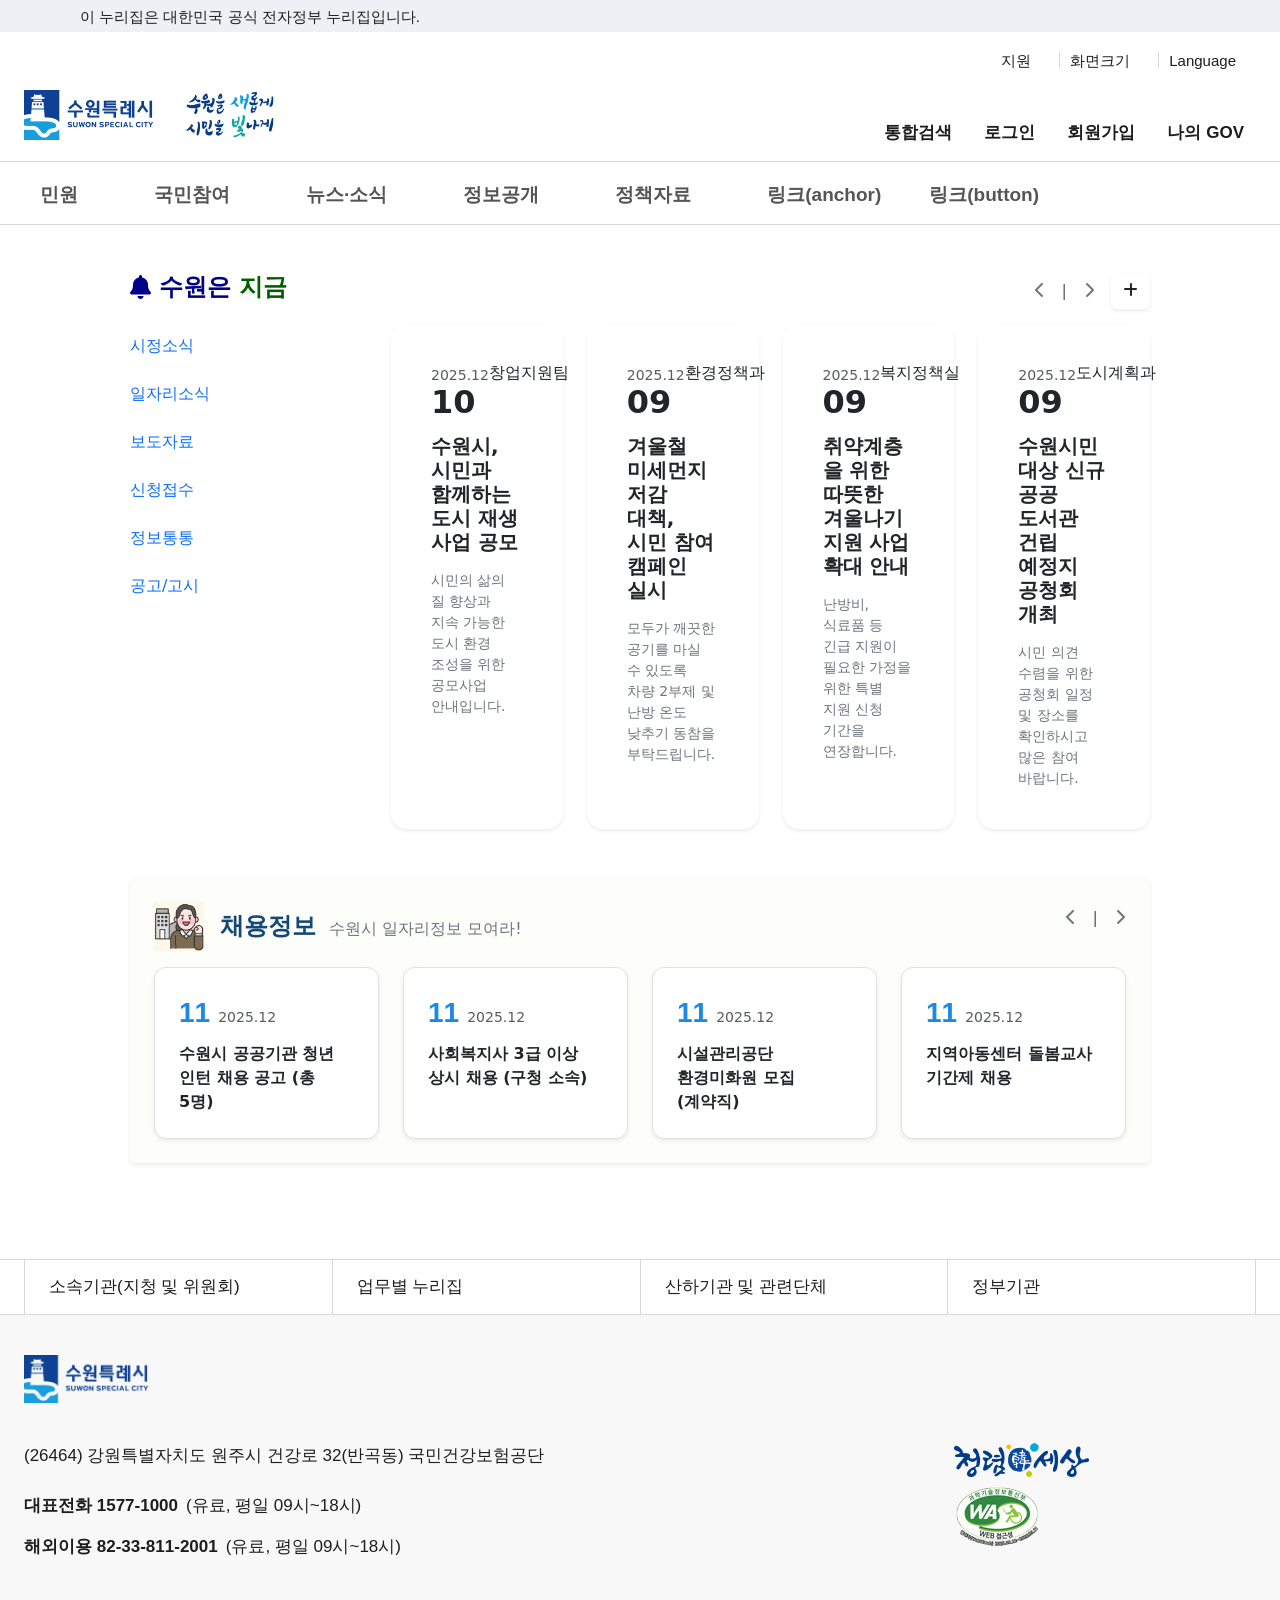
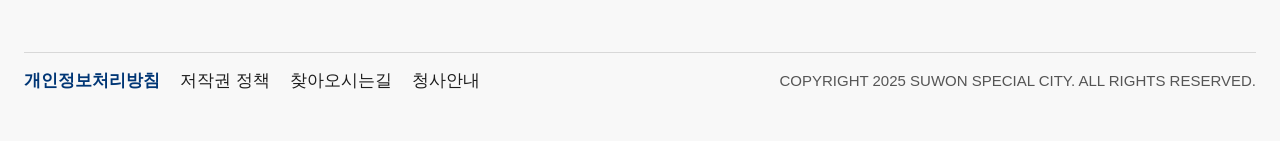
<file: future-main/SeparatedIF/index.html>
<!doctype html>
<html lang="ko">

<head>
    <!--
	# 프로젝트명 : [팀빌딩 Round2]팀 포스터 만들기
	# 파일설명 : 팀 포스터를 만들기 위한 프롬프트 기획
	# 파일버전 : 0.1.0
	# 생성일 : 2025.05.31
	# 생성자 : 김선미(온다)
	# 수정일 : -2025-12-11
	# 수정자 : -김연후
	# 작업내용 :없음
	-->
    <meta charset="UTF-8">
    <meta http-equiv="X-UA-Compatible" content="IE=edge" />
    <meta name="viewport"
        content="width=device-width, initial-scale=1.0, maximum-scale=1.0, minimum-scale=1.0, user-scalable=no" />
    <meta name="keywords" content="" />
    <meta name="description" content="" />
    <meta name="format-detection" content="telephone=no" />
    <link rel="shortcut icon" type="image/x-icon" href="resources/img/guide/favicon.ico">
    <link rel="icon" type="image/png" sizes="200x200" href="resources/img/guide/favicon_200.png">
    <link href="https://cdn.jsdelivr.net/npm/bootstrap@5.3.8/dist/css/bootstrap.min.css" rel="stylesheet"
        integrity="sha384-sRIl4kxILFvY47J16cr9ZwB07vP4J8+LH7qKQnuqkuIAvNWLzeN8tE5YBujZqJLB" crossorigin="anonymous">
    <!--부트스트랩 css-->
    <link rel="stylesheet" href="https://cdnjs.cloudflare.com/ajax/libs/font-awesome/6.4.0/css/all.min.css">
    <!--폰트어썸 css-->
    <link rel="stylesheet" href=" resources/css/my/youmu.css"> <!--메인 검색용 css-->
    <title>수원특례시청</title>
    <!-- <link href="resources/css/pattern.css" type="text/css" rel="stylesheet" /> -->
    <style>
        /* iframe 스타일링 */
        #header-frame,
        #footer-frame {
            width: 100%;
            border: none;
            display: block;
            overflow: hidden;
        }

        #header-frame {
            height: 200px;
            /* 헤더 높이에 맞게 조정 */
        }

        #footer-frame {
            height: 400px;
            /* 푸터 높이에 맞게 조정 */
        }
    </style>
    <script>
        // iframe 높이 자동 조절
        function resizeIframe(iframe) {
            iframe.style.height = iframe.contentWindow.document.body.scrollHeight + 'px';
        }
    </script>
</head>

<body>
    <div id="wrap">
        <!-- 헤더 iframe -->
        <iframe id="header-frame" src="header.html" onload="resizeIframe(this)" scrolling="no"></iframe>

        <!-- 컨테이너 영역 -->
        <div id="container">
            <!-- //SWNOW -->
            <div class="container">
                <div class="container-fluid py-5 px-lg-5">
                    <div class="row">

                        <div class="col-lg-3 mb-4 mb-lg-0">
                            <div class="d-flex align-items-center gap-2 mb-4">
                                <i class="fa-solid fa-bell fs-4 text-brand" style="color: darkblue;"></i>
                                <h4 class="m-0 fw-bold text-dark">
                                    <span style="color: darkblue;">수원은</span> <span
                                        style="color:rgb(1, 95, 1)">지금</span>
                                </h4>
                            </div>

                            <nav class="nav flex-column gap-2">
                                <a class="nav-link active ps-0 linkf" href="#">시정소식</a>
                                <a class="nav-link ps-0 linkf" href="#">일자리소식</a>
                                <a class="nav-link ps-0 linkf" href="#">보도자료</a>
                                <a class="nav-link ps-0 linkf" href="#">신청접수</a>
                                <a class="nav-link ps-0 linkf" href="#">정보통통</a>
                                <a class="nav-link ps-0 linkf" href="#">공고/고시</a>
                            </nav>
                        </div>

                        <div class="col-lg-9 position-relative">

                            <div class="d-flex justify-content-end align-items-center gap-3 mb-3">
                                <button class="btn btn-link text-secondary p-0"><i
                                        class="fa-solid fa-chevron-left"></i></button>
                                <span class="text-muted fw-light">|</span>
                                <button class="btn btn-link text-secondary p-0"><i
                                        class="fa-solid fa-chevron-right"></i></button>
                                <button class="btn btn-circle shadow-sm border-0"><i
                                        class="fa-solid fa-plus"></i></button>
                            </div>

                            <div class="row row-cols-1 row-cols-md-2 row-cols-xl-4 g-4">

                                <div class="col">
                                    <div class="card custom-card border-0 shadow-sm h-100 rounded-4 p-4">
                                        <div class="card-body">
                                            <div class="d-flex justify-content-between align-items-start mb-2">
                                                <div class="text-start">
                                                    <div class="small text-muted">2025.12</div>
                                                    <div class="fs-2 fw-bold text-dark lh-1">10</div>
                                                </div>
                                                <span class="badge bg-transparent text-dark fs-6 fw-normal p-0">
                                                    창업지원팀
                                                </span>
                                            </div>
                                            <h5 class="card-title fw-bold mt-3 mb-3 text-clamp-2" >
                                                수원시, 시민과 함께하는 도시 재생 사업 공모
                                            </h5>
                                            <p class="card-text text-secondary small text-clamp-2">
                                                시민의 삶의 질 향상과 지속 가능한 도시 환경 조성을 위한 공모사업 안내입니다.
                                            </p>
                                        </div>
                                    </div>
                                </div>

                                <div class="col">
                                    <div class="card custom-card card-highlight border-0 shadow-sm h-100 rounded-4 p-4">
                                        <div class="card-body">
                                            <div class="d-flex justify-content-between align-items-start mb-2">
                                                <div>
                                                    <div class="small text-muted">2025.12</div>
                                                    <div class="fs-2 fw-bold text-dark lh-1">09</div>
                                                </div>
                                                <span class="badge bg-transparent text-dark fs-6 fw-normal p-0">
                                                    환경정책과
                                                </span>
                                            </div>
                                            <h5 class="card-title fw-bold mt-3 mb-3 text-clamp-2" >
                                                겨울철 미세먼지 저감 대책, 시민 참여 캠페인 실시
                                            </h5>
                                            <p class="card-text text-secondary small text-clamp-2">
                                                모두가 깨끗한 공기를 마실 수 있도록 차량 2부제 및 난방 온도 낮추기 동참을 부탁드립니다.
                                            </p>
                                        </div>
                                    </div>
                                </div>

                                <div class="col">
                                    <div class="card custom-card border-0 shadow-sm h-100 rounded-4 p-4">
                                        <div class="card-body">
                                            <div class="d-flex justify-content-between align-items-start mb-2">
                                                <div>
                                                    <div class="small text-muted">2025.12</div>
                                                    <div class="fs-2 fw-bold text-dark lh-1">09</div>
                                                </div>
                                                <span class="badge bg-transparent text-dark fs-6 fw-normal p-0">
                                                    복지정책실
                                                </span>
                                            </div>
                                            <h5 class="card-title fw-bold mt-3 mb-3 text-clamp-2" >
                                                취약계층을 위한 따뜻한 겨울나기 지원 사업 확대 안내
                                            </h5>
                                            <p class="card-text text-secondary small text-clamp-2">
                                                난방비, 식료품 등 긴급 지원이 필요한 가정을 위한 특별 지원 신청 기간을 연장합니다.
                                            </p>
                                        </div>
                                    </div>
                                </div>

                                <div class="col">
                                    <div class="card custom-card border-0 shadow-sm h-100 rounded-4 p-4">
                                        <div class="card-body">
                                            <div class="d-flex justify-content-between align-items-start mb-2">
                                                <div>
                                                    <div class="small text-muted">2025.12</div>
                                                    <div class="fs-2 fw-bold text-dark lh-1">09</div>
                                                </div>
                                                <span class="badge bg-transparent text-dark fs-6 fw-normal p-0">
                                                    도시계획과
                                                </span>

                                            </div>
                                            <h5 class="card-title fw-bold mt-3 mb-3 text-clamp-2" >
                                                수원시민 대상 신규 공공 도서관 건립 예정지 공청회 개최
                                            </h5>
                                            <p class="card-text text-secondary small text-clamp-2">
                                                시민 의견 수렴을 위한 공청회 일정 및 장소를 확인하시고 많은 참여 바랍니다.
                                            </p>
                                        </div>
                                    </div>
                                </div>
                            </div>
                        </div>
                    </div>
                    <!--swa-->
                    <div class="container my-5 p-4 rounded-2 shadow-sm custom-bg">
                        <div class="d-flex justify-content-between align-items-center mb-3">
                            <div class="d-flex align-items-center">
                                <div class="me-3">
                                    <img src="resources/img/image.png" alt="채용 정보 아이콘"
                                        style="width: 50px; height: 50px;">
                                </div>
                                <div>
                                    <span class="fs-4 fw-bolder" style="color: #134979;">채용정보</span>
                                    <span class="ms-2 text-secondary">수원시 일자리정보 모여라!</span>
                                </div>
                            </div>

                            <div class="d-flex">
                                <div class="d-flex justify-content-end align-items-center gap-3 mb-3">
                                    <button class="btn btn-link text-secondary p-0"><i
                                            class="fa-solid fa-chevron-left"></i></button>
                                    <span class="text-muted fw-light">|</span>
                                    <button class="btn btn-link text-secondary p-0"><i
                                            class="fa-solid fa-chevron-right"></i></button>
                                </div>
                            </div>
                        </div>

                        <div class="row g-4">
                            <div class="col-md-3">
                                <div class="job-card h-100 border shadow-sm">
                                    <div class="card-body p-1">
                                        <div class="d-flex align-items-baseline mb-2">
                                            <span class="fw-bold fs-3 date-num me-2"
                                                style="font-family: Arial, sans-serif;">11</span>
                                            <small class="text-muted">2025.12</small>
                                        </div>
                                        <p class="card-text fw-bold text-clamp-2">
                                            수원시 공공기관 청년 인턴 채용 공고 (총 5명)
                                        </p>
                                    </div>
                                </div>
                            </div>

                            <div class="col-md-3">
                                <div class="job-card h-100 border shadow-sm">
                                   <div class="card-body p-1">
                                        <div class="d-flex align-items-baseline mb-2">
                                            <span class="fw-bold fs-3 date-num me-2"
                                                style="font-family: Arial, sans-serif;">11</span>
                                            <small class="text-muted">2025.12</small>
                                        </div>
                                        <p class="card-text fw-bold text-clamp-2">
                                            사회복지사 3급 이상 상시 채용 (구청 소속)
                                        </p>
                                    </div>
                                </div>
                            </div>

                            <div class="col-md-3">
                                <div class="job-card h-100 border shadow-sm">
                                  <div class="card-body p-1">
                                        <div class="d-flex align-items-baseline mb-2">
                                            <span class="fw-bold fs-3 date-num me-2"
                                                style="font-family: Arial, sans-serif;">11</span>
                                            <small class="text-muted">2025.12</small>
                                        </div>
                                        <p class="card-text fw-bold text-clamp-2">
                                            시설관리공단 환경미화원 모집 (계약직)
                                        </p>
                                    </div>
                                </div>
                            </div>

                            <div class="col-md-3">
                                <div class="job-card h-100 border shadow-sm">
                                   <div class="card-body p-1">
                                        <div class="d-flex align-items-baseline mb-2">
                                            <span class="fw-bold fs-3 date-num me-2"
                                                style="font-family: Arial, sans-serif;">11</span>
                                            <small class="text-muted">2025.12</small>
                                        </div>
                                        <p class="card-text fw-bold text-clamp-2">
                                            지역아동센터 돌봄교사 기간제 채용
                                        </p>
                                    </div>
                                </div>
                            </div>
                        </div>
                    </div>
                </div>
            </div>
                    <!--SWNOW 끝 -->

                    <!-- 푸터 iframe -->
                    <iframe id="footer-frame" src="footer.html" onload="resizeIframe(this)" scrolling="no"></iframe>
                </div>

                <!-- 스크립트 : 라이브러리 -->
                <script src="resources/js/pattern/jquery.min.js"></script>

                <!-- 스크립트 : 패턴 페이지 -->

                <script src="resources/js/pattern/ui-pattern-script.js"></script>


                <!-- 스크립트 : 컴포넌트 -->
                <script src="resources/js/component/ui-script.js"></script>
</body>

</html>
</file>
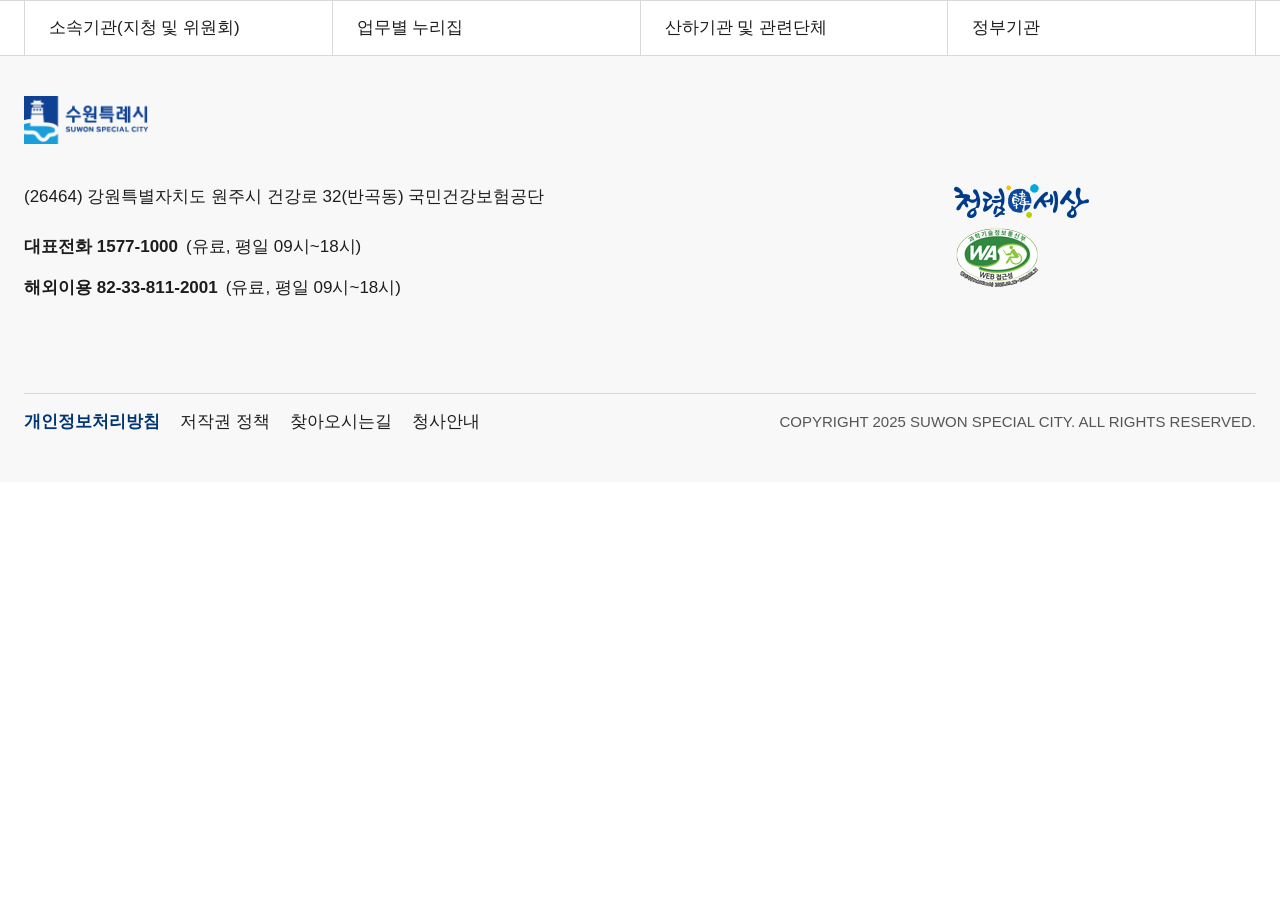
<file: SeparatedIF/footer.html>
<!doctype html>
<html lang="ko">

<head>
    <meta charset="UTF-8">
    <meta name="viewport" content="width=device-width, initial-scale=1.0">
    <link href="resources/css/pattern.css" type="text/css" rel="stylesheet" />
    <style>
        body {
            margin: 0;
            padding: 0;
        }
    </style>
</head>

<body>
    <!-- 푸터 영역 -->
    <footer id="footer">
        <div class="foot-quick">
            <div class="inner">
                <button type="button" class="link" title="소속기관(지청 및 위원회) 레이어"
                    onclick="common.popupEvent('#popFootLink');">소속기관(지청 및 위원회)</button>
                <button type="button" class="link" title="업무별 누리집 레이어">업무별 누리집</button>
                <button type="button" class="link" title="산하기관 및 관련단체 레이어">산하기관 및 관련단체</button>
                <button type="button" class="link" title="정부기관 레이어">정부기관</button>
            </div>
        </div>
        <div class="inner">
            <div class="f-logo">
                <img src="resources/img/pattern/layout/logo.png" class="logo-im" alt="수원특례시 SUWON SPECIAL CITY">
            </div>
            <div class="f-cnt">
                <div class="f-info">
                    <p class="info-addr">(26464) 강원특별자치도 원주시 건강로 32(반곡동) 국민건강보험공단</p>
                    <ul class="info-cs">
                        <li><strong class="strong">대표전화 1577-1000</strong><span class="span">(유료, 평일 09시~18시)</span>
                        </li>
                        <li><strong class="strong">해외이용 82-33-811-2001</strong><span class="span">(유료, 평일
                                09시~18시)</span></li>
                    </ul>
                </div>

                <div class="f-link">
                    <div class="link-go">
                        <img src="resources/img/pattern/layout/footer_mark.png" alt="청렴 세상">
                        <a href="http://webwatch.or.kr/Situation/WA_Situation.html?MenuCD=110" target="_blank"
                            title="WA 품질인증 마크, 웹와치(WebWatch) 2025.09.22 ~ 2026.09.21 새창">
                            <img src="resources/img/pattern/layout/webwatch.png"
                                alt="과학기술정보통신부 WA(WEB접근성) 품질인증 마크, 웹와치(WebWatch) 2025.09.22 ~ 2026.09.21">
                        </a>
                    </div>
                    <div class="link-sns">
                        <a href="#" class="instagram" target="_blank"><span class="sr-only">인스타그램</span></a>
                        <a href="#" class="youtube" target="_blank"><span class="sr-only">유튜브</span></a>
                        <a href="#" class="twitter" target="_blank"><span class="sr-only">트위터</span></a>
                        <a href="#" class="facebook" target="_blank"><span class="sr-only">페이스북</span></a>
                        <a href="#" class="blog" target="_blank"><span class="sr-only">블로그</span></a>
                    </div>
                </div>
            </div>

            <div class="f-btm">
                <div class="f-btm-text">
                    <div class="f-menu">
                        <a href="#" class="point">개인정보처리방침</a>
                        <a href="#">저작권 정책</a>
                        <a href="#">찾아오시는길</a>
                        <a href="#">청사안내</a>
                    </div>
                    <p class="f-copy">COPYRIGHT 2025 SUWON SPECIAL CITY. ALL RIGHTS RESERVED.</p>
                </div>
            </div>
        </div>
    </footer>

    <script src="resources/js/pattern/jquery.min.js"></script>
    <script src="resources/js/component/ui-script.js"></script>
</body>

</html>
</file>
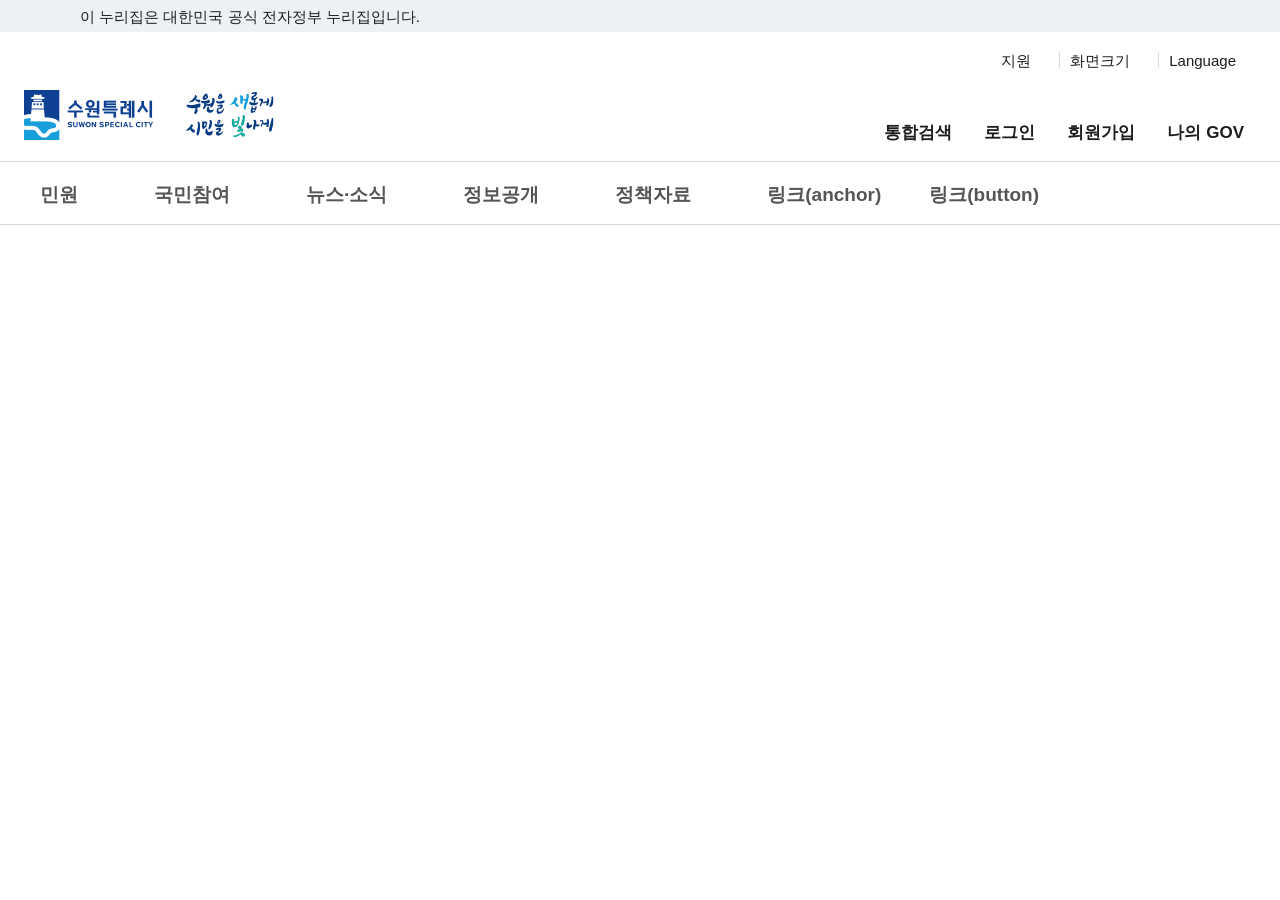
<file: SeparatedIF/header.html>
<!doctype html>
<html lang="ko">

<head>
    <meta charset="UTF-8">
    <meta name="viewport" content="width=device-width, initial-scale=1.0">
    <link href="resources/css/pattern.css" type="text/css" rel="stylesheet" />
    <style>
        body {
            margin: 0;
            padding: 0;
        }
    </style>
</head>

<body>
    <div id="skip-nav">
        <a href="#container">본문 바로가기</a>
    </div>

    <!-- //본문 바로가기 영역  -->

    <!-- 상단 배너영역  -->
    <div id="header-top">
        <div class="toggle-wrap">
            <div class="toggle-head">
                <div class="inner">
                    <span class="nuri-txt">이 누리집은 대한민국 공식 전자정부 누리집입니다.</span>
                    <!--<button type="button" class="btn btn-txt ico-arr-down toggle-btn xsm">공식 누리집 확인방법<span
                                class="sr-only">열기</span></button>-->
                </div>
            </div>
            <div class="toggle-body">
                <div class="inner">
                    <dl class="dl nuri">
                        <dt class="dt">공식 누리집 주소 확인하기</dt>
                        <dd class="dd">go.kr 주소를 사용하는 누리집은 대한민국 정부기관이 관리하는 누리집입니다.<br class="br">이밖에 or.kr 또는 .kr등
                            다른 도메인 주소를
                            사용하고
                            있다면 아래 URL에서
                            도메인 주소를 확인해
                            보세요</dd>
                        <dd><a href="#" class="btn btn-txt ico-go xsm" target="_blank">운영중인 공식 누리집보기</a></dd>
                    </dl>
                </div>
            </div>
        </div>
    </div>
    <!-- //상단 배너영역  -->

    <!-- 헤더 영역 -->
    <header id="header">
        <!-- 헤더 컨텐츠 영역  -->
        <div class="header-in">
            <!-- 헤더 상단 기타메뉴 -->
            <div class="head-body">
                <div class="inner">
                    <div class="head-etc">
                        <ul class="etc-ul">
                            <li class="li">
                                <div class="krds-drop-wrap">
                                    <button type="button" class="btn btn-txt ico-arr-down xsm drop-btn">지원</button>
                                    <div class="drop-menu">
                                        <div class="drop-in">
                                            <ul class="drop-list">
                                                <li><a href="#" class="item-link">인증센터</a>
                                                </li>
                                                <li><a href="#" class="item-link">누리집안내지도</a></li>
                                            </ul>
                                        </div>
                                    </div>
                                </div>
                            </li>
                            <li class="li">
                                <div class="krds-drop-wrap zoom-drop">
                                    <button type="button" class="btn btn-txt ico-arr-down xsm drop-btn">화면크기</button>
                                    <div class="drop-menu">
                                        <div class="drop-in">
                                            <ul class="drop-list">
                                                <li><a href="#" class="item-link xsm">작게</a></li>
                                                <li><a href="#" class="item-link sm active">보통</a></li>
                                                <li><a href="#" class="item-link md">조금 크게</a></li>
                                                <li><a href="#" class="item-link lg">크게</a></li>
                                                <li><a href="#" class="item-link xlg">가장크게</a></li>
                                            </ul>
                                            <div class="drop-btm-btn">
                                                <button type="button"
                                                    class="btn sm btn-txt ico-reset ico-before">초기화</button>
                                            </div>
                                        </div>
                                    </div>
                                </div>
                            </li>
                            <li class="li">
                                <div class="krds-drop-wrap">
                                    <button type="button"
                                        class="btn btn-txt ico-arr-down xsm drop-btn">Language</button>
                                    <div class="drop-menu">
                                        <div class="drop-in">
                                            <ul class="drop-list">
                                                <li><a href="#" class="item-link ico-go" target="_blank">한국어</a>
                                                </li>
                                                <li><a href="#" class="item-link ico-go" target="_blank">English</a>
                                                </li>
                                                <li><a href="#" class="item-link ico-go" target="_blank">中文</a></li>
                                            </ul>
                                        </div>
                                    </div>
                                </div>
                            </li>
                        </ul>
                    </div>
                    <div class="head-in">
                        <h1 class="logo">
                            <a href="worksheet.html">
                                <img src="resources/img/pattern/layout/logo.png" class="logo-im"
                                    alt="수원특례시 SUWON SPECIAL CITY">
                                <img src="resources/img/pattern/layout/logo_text.png" class="logo_text"
                                    alt="수원을 새롭게 시민을 빛나게">
                            </a>
                        </h1>
                        <div class="right ">
                            <button type="button" class="btn-navi sch" title="통합검색 레이어"
                                onclick="common.popupEvent('#popTotalSch');">통합검색</button>
                            <a href="#" class="btn-navi login">로그인</a>
                            <button type="button" class="btn-navi join">회원가입</button>
                            <div class="krds-drop-wrap my-drop">
                                <button type="button" class="btn-navi my drop-btn">나의 GOV</button>
                                <div class="drop-menu">
                                    <div class="drop-in">
                                        <div class="drop-top-info">
                                            <p class="my-name">홍길동님</p>
                                            <dl class="my-time">
                                                <dt>로그아웃까지 남은 시간</dt>
                                                <dd>
                                                    <span class="time">12:00</span>
                                                    <button type="button" class="btn sm btn-txt">시간 연장</button>
                                                </dd>
                                            </dl>
                                        </div>
                                        <ul class="drop-list">
                                            <li><a href="#" class="item-link">나의 GOV 홈</a></li>
                                            <li><a href="#" class="item-link">나의 신청내역</a></li>
                                            <li><a href="#" class="item-link">나의 생활정보</a></li>
                                            <li><a href="#" class="item-link">나의 정보관리</a></li>
                                        </ul>
                                        <div class="drop-btm-btn">
                                            <button type="button"
                                                class="btn sm btn-txt ico-log ico-before">로그아웃</button>
                                        </div>
                                    </div>
                                </div>
                            </div>
                            <button type="button" class="btn-navi all" aria-controls="mobile-nav">전체메뉴</button>
                        </div>
                    </div>
                </div>
            </div>
            <!-- //헤더 상단 기타메뉴 -->

            <!-- 웹 : 메뉴 영역 -->
            <nav class="krds-gnb">
                <div class="inner">
                    <ul class="gnb-menu">

                        <li>
                            <button type="button" class="gnb-main-trigger" data-trigger="gnb">민원</button>
                            <!-- gnb-toggle-wrap -->
                            <div class="gnb-toggle-wrap">
                                <!-- gnb-main-list -->
                                <div class="gnb-main-list" data-has-submenu="true">
                                    <ul>
                                        <li>
                                            <button type="button" class="gnb-sub-trigger"
                                                data-trigger="gnb">2Depth</button>
                                            <!-- gnb-sub-list -->
                                            <div class="gnb-sub-list">
                                                <div class="gnb-sub-content">
                                                    <h2 class="sub-title"><span>2Depth title</span></h2>
                                                    <ul>
                                                        <li><button type="button">Last depth</button></li>
                                                        <li><a href="#">Last depth</a></li>
                                                    </ul>
                                                </div>
                                                <div class="gnb-sub-banner">
                                                    <span class="krds-badge bg1">신규 서비스</span>
                                                    <button type="button" class="krds-btn large text">메뉴명 <i
                                                            class="svg-icon ico-angle right"></i></button>
                                                </div>
                                            </div>
                                            <!-- //gnb-sub-list -->
                                        </li>
                                        <li>
                                            <button type="button" class="gnb-sub-trigger"
                                                data-trigger="gnb">2Depth</button>
                                            <!-- gnb-sub-list -->
                                            <div class="gnb-sub-list between">
                                                <div class="gnb-sub-content">
                                                    <h2 class="sub-title">
                                                        <a href="#">2Depth title <i
                                                                class="svg-icon ico-page-next"></i></a>
                                                    </h2>
                                                    <ul>
                                                        <li><button type="button">Last depth</button></li>
                                                        <li><a href="#">Last depth</a></li>
                                                    </ul>
                                                </div>
                                                <div class="gnb-sub-banner">
                                                    <span class="krds-badge bg1">신규 서비스</span>
                                                    <button type="button" class="krds-btn large text">메뉴명 <i
                                                            class="svg-icon ico-angle right"></i></button>
                                                </div>
                                            </div>
                                            <!-- //gnb-sub-list -->
                                        </li>
                                        <li>
                                            <a href="#" class="gnb-sub-trigger" data-trigger="gnb" target="_blank"
                                                title="새 창 열림">
                                                외부사이트 링크(anchor)
                                                <i class="svg-icon ico-go"></i>
                                            </a>
                                        </li>
                                        <li>
                                            <button type="button" class="gnb-sub-trigger" data-trigger="gnb"
                                                title="새 창 열림">
                                                외부사이트 링크(button)
                                                <i class="svg-icon ico-go"></i>
                                            </button>
                                        </li>
                                    </ul>
                                </div>
                                <!-- //gnb-main-list -->
                            </div>
                            <!-- //gnb-toggle-wrap -->
                        </li>

                        <li>
                            <button type="button" class="gnb-main-trigger" data-trigger="gnb">국민참여</button>
                            <!-- gnb-toggle-wrap -->
                            <div class="gnb-toggle-wrap">
                                <!-- gnb-main-list -->
                                <div class="gnb-main-list" data-has-submenu="true">
                                    <ul>
                                        <li>
                                            <button type="button" class="gnb-sub-trigger"
                                                data-trigger="gnb">2Depth</button>
                                            <!-- gnb-sub-list -->
                                            <div class="gnb-sub-list">
                                                <div class="gnb-sub-content">
                                                    <h2 class="sub-title"><span>2Depth title</span></h2>
                                                    <ul>
                                                        <li><button type="button">Last depth</button></li>
                                                        <li><a href="#">Last depth</a></li>
                                                    </ul>
                                                </div>
                                                <div class="gnb-sub-banner">
                                                    <span class="krds-badge bg1">신규 서비스</span>
                                                    <button type="button" class="krds-btn large text">메뉴명 <i
                                                            class="svg-icon ico-angle right"></i></button>
                                                </div>
                                            </div>
                                            <!-- //gnb-sub-list -->
                                        </li>
                                    </ul>
                                </div>
                                <!-- //gnb-main-list -->
                            </div>
                            <!-- //gnb-toggle-wrap -->
                        </li>

                        <li>
                            <button type="button" class="gnb-main-trigger" data-trigger="gnb">뉴스&middot;소식</button>
                            <!-- gnb-toggle-wrap -->
                            <div class="gnb-toggle-wrap">
                                <!-- gnb-main-list -->
                                <div class="gnb-main-list" data-has-submenu="true">
                                    <ul>
                                        <li>
                                            <button type="button" class="gnb-sub-trigger"
                                                data-trigger="gnb">2Depth</button>
                                            <!-- gnb-sub-list -->
                                            <div class="gnb-sub-list">
                                                <div class="gnb-sub-content">
                                                    <h2 class="sub-title"><span>2Depth title</span></h2>
                                                    <ul>
                                                        <li><button type="button">Last depth</button></li>
                                                        <li><a href="#">Last depth</a></li>
                                                    </ul>
                                                </div>
                                                <div class="gnb-sub-banner">
                                                    <span class="krds-badge bg1">신규 서비스</span>
                                                    <button type="button" class="krds-btn large text">메뉴명 <i
                                                            class="svg-icon ico-angle right"></i></button>
                                                </div>
                                            </div>
                                            <!-- //gnb-sub-list -->
                                        </li>
                                    </ul>
                                </div>
                                <!-- //gnb-main-list -->
                            </div>
                            <!-- //gnb-toggle-wrap -->
                        </li>

                        <li>
                            <button type="button" class="gnb-main-trigger" data-trigger="gnb">정보공개</button>
                            <!-- gnb-toggle-wrap -->
                            <div class="gnb-toggle-wrap">
                                <!-- gnb-main-list -->
                                <div class="gnb-main-list" data-has-submenu="true">
                                    <ul>
                                        <li>
                                            <button type="button" class="gnb-sub-trigger"
                                                data-trigger="gnb">2Depth</button>
                                            <!-- gnb-sub-list -->
                                            <div class="gnb-sub-list">
                                                <div class="gnb-sub-content">
                                                    <h2 class="sub-title"><span>2Depth title</span></h2>
                                                    <ul>
                                                        <li><button type="button">Last depth</button></li>
                                                        <li><a href="#">Last depth</a></li>
                                                    </ul>
                                                </div>
                                                <div class="gnb-sub-banner">
                                                    <span class="krds-badge bg1">신규 서비스</span>
                                                    <button type="button" class="krds-btn large text">메뉴명 <i
                                                            class="svg-icon ico-angle right"></i></button>
                                                </div>
                                            </div>
                                            <!-- //gnb-sub-list -->
                                        </li>
                                    </ul>
                                </div>
                                <!-- //gnb-main-list -->
                            </div>
                            <!-- //gnb-toggle-wrap -->
                        </li>

                        <li>
                            <button type="button" class="gnb-main-trigger" data-trigger="gnb">정책자료</button>
                            <!-- gnb-toggle-wrap -->
                            <div class="gnb-toggle-wrap">
                                <!-- gnb-main-list -->
                                <div class="gnb-main-list" data-has-submenu="true">
                                    <ul>
                                        <li>
                                            <button type="button" class="gnb-sub-trigger"
                                                data-trigger="gnb">2Depth</button>
                                            <!-- gnb-sub-list -->
                                            <div class="gnb-sub-list">
                                                <div class="gnb-sub-content">
                                                    <h2 class="sub-title"><span>2Depth title</span></h2>
                                                    <ul>
                                                        <li><a href="#">Last depth</a></li>
                                                    </ul>
                                                </div>
                                                <div class="gnb-sub-banner">
                                                    <span class="krds-badge bg1">신규 서비스</span>
                                                    <button type="button" class="krds-btn large text">메뉴명 <i
                                                            class="svg-icon ico-angle right"></i></button>
                                                </div>
                                            </div>
                                            <!-- //gnb-sub-list -->
                                        </li>
                                    </ul>
                                </div>
                                <!-- //gnb-main-list -->
                            </div>
                            <!-- //gnb-toggle-wrap -->
                        </li>

                        <li>
                            <a href="#" class="gnb-main-trigger is-link" data-trigger="gnb">링크(anchor)</a>
                        </li>
                        <li>
                            <button type="button" class="gnb-main-trigger is-link"
                                data-trigger="gnb">링크(button)</button>
                        </li>
                    </ul>
                </div>
            </nav>
            <!-- //웹 : 메뉴 영역 -->
        </div>
        <!-- //헤더 컨텐츠 영역  -->

        <!-- 모바일 : 전체메뉴 -->
        <nav id="mobile-nav" class="krds-gnb-mobile">
            <div class="gnb-wrap">
                <!-- gnb-header -->
                <div class="gnb-header">
                    <!-- gnb-utils -->
                    <div class="gnb-utils">
                        <ul class="etc-ul">
                            <li><button type="button" class="krds-btn xsmall text">화면크기</button></li>
                            <li><button type="button" class="krds-btn xsmall text">Language</button></li>
                        </ul>
                        <button type="button" class="krds-btn medium icon" id="close-nav">
                            <span class="sr-only">전체메뉴 닫기</span>
                            <i class="svg-icon ico-popup-close"></i>
                        </button>
                    </div>
                    <!-- //gnb-utils -->
                    <!-- gnb-login -->
                    <div class="gnb-login">
                        <span class="user">홍길동님</span>
                        <button type="button" class="krds-btn medium text"><i class="svg-icon ico-logout"></i>
                            로그아웃</button>
                        <!-- <button type="button" class="krds-btn medium text"><i class="svg-icon ico-log"></i> 로그인을 해주세요.</button> -->
                    </div>
                    <!-- //gnb-login -->
                    <!-- gnb-service-menu -->
                    <div class="gnb-service-menu">
                        <a href="#" class="link">메뉴명</a>
                        <a href="#" class="link">메뉴명</a>
                        <a href="#" class="link">메뉴명</a>
                        <a href="#" class="link">메뉴명</a>
                    </div>
                    <!-- gnb-service-menu -->
                    <!-- 검색 -->
                    <div class="sch-input">
                        <input type="text" class="form-control" placeholder="찾고자 하는 메뉴명을 입력해 주세요" title="찾고자 하는 메뉴명 입력">
                        <button type="button" class="krds-btn medium icon ico-search">
                            <span class="sr-only">검색</span>
                            <i class="svg-icon ico-sch"></i>
                        </button>
                    </div>
                    <!-- //검색 -->
                </div>
                <!-- //gnb-header -->

                <!-- gnb-body -->
                <div class="gnb-body">
                    <!-- gnb-menu -->
                    <div class="gnb-menu">
                        <div class="menu-wrap">
                            <ul>
                                <li>
                                    <a href="#mGnb-anchor1" class="gnb-main-trigger">
                                        <h2>MyGOV</h2>
                                    </a>
                                </li>
                                <li>
                                    <a href="#mGnb-anchor2" class="gnb-main-trigger">
                                        <h2>민원서비스</h2>
                                    </a>
                                </li>
                                <li>
                                    <a href="#mGnb-anchor3" class="gnb-main-trigger">
                                        <h2>보조금24</h2>
                                    </a>
                                </li>
                                <li>
                                    <a href="#mGnb-anchor4" class="gnb-main-trigger">
                                        <h2>정책정보</h2>
                                    </a>
                                </li>
                                <li>
                                    <a href="#mGnb-anchor5" class="gnb-main-trigger">
                                        <h2>고객센터</h2>
                                    </a>
                                </li>
                            </ul>
                        </div>
                        <div class="submenu-wrap">
                            <div class="gnb-sub-list" id="mGnb-anchor1">
                                <h3 class="sub-title">MyGOV</h3>
                                <ul>
                                    <li><a href="#" class="gnb-sub-trigger">MyGOV 홈</a></li>
                                    <li><a href="#" class="gnb-sub-trigger">나의 신청내역</a></li>
                                    <li><a href="#" class="gnb-sub-trigger">나의 생활정보</a></li>
                                    <li><a href="#" class="gnb-sub-trigger">나의 정보관리</a></li>
                                </ul>
                            </div>
                            <div class="gnb-sub-list" id="mGnb-anchor2">
                                <h3 class="sub-title">민원서비스</h3>
                                <ul>
                                    <li><a href="#" class="gnb-sub-trigger">민원 신청&middot;안내</a></li>
                                    <li><a href="#" class="gnb-sub-trigger">사실/진위 확인</a></li>
                                    <li><a href="#" class="gnb-sub-trigger">원스톱 서비스</a></li>
                                    <li><a href="#" class="gnb-sub-trigger">분야별 서비스</a></li>
                                    <li><a href="#" class="gnb-sub-trigger">기업/단체 서비스</a></li>
                                    <li><a href="#" class="gnb-sub-trigger">돌봄시설 등 위치 찾기</a></li>
                                </ul>
                            </div>
                            <div class="gnb-sub-list" id="mGnb-anchor3">
                                <h3 class="sub-title">보조금24</h3>
                                <ul>
                                    <li><a href="#" class="gnb-sub-trigger">보조금24 홈</a></li>
                                    <li><a href="#" class="gnb-sub-trigger">나의 혜택</a></li>
                                    <li><a href="#" class="gnb-sub-trigger">간편 찾기</a></li>
                                    <li><a href="#" class="gnb-sub-trigger">전체 혜택</a></li>
                                    <li>
                                        <a href="#" class="gnb-sub-trigger">보조금24란</a>
                                        <ul class="sub-ul">
                                            <li>
                                                <a href="#" class="subm is-depth4">소개(4depth)</a>
                                                <div class="depth4-wrap">
                                                    <div class="depth4-head">
                                                        <button type="button" class="krds-btn icon trigger-prev">
                                                            <span class="sr-only">이전화면</span>
                                                            <i class="svg-icon ico-angle left"></i>
                                                        </button>
                                                        <button type="button" class="krds-btn icon trigger-close">
                                                            <span class="sr-only">전체메뉴 닫기</span>
                                                            <i class="svg-icon ico-popup-close"></i>
                                                        </button>
                                                    </div>
                                                    <ul class="depth4-body">
                                                        <li>
                                                            <h4 class="sub-title">4depth title</h4>
                                                            <ul class="depth4-ul">
                                                                <li><a href="#">depth title</a></li>
                                                                <li><a href="#">depth title</a></li>
                                                                <li><a href="#">depth title</a></li>
                                                                <li><a href="#">depth title</a></li>
                                                            </ul>
                                                        </li>
                                                    </ul>
                                                </div>
                                            </li>
                                            <li><a href="#" class="subm">이용안내</a></li>
                                            <li><a href="#" class="subm">자주묻는 질문</a></li>
                                        </ul>
                                    </li>
                                </ul>
                            </div>
                            <div class="gnb-sub-list" id="mGnb-anchor4">
                                <h3 class="sub-title">정책정보</h3>
                                <ul>
                                    <li><a href="#" class="gnb-sub-trigger">분야별 정책정보</a></li>
                                    <li><a href="#" class="gnb-sub-trigger">정부/지자체 조직도</a></li>
                                    <li><a href="#" class="gnb-sub-trigger">정부/지자체 누리집</a></li>
                                    <li><a href="#" class="gnb-sub-trigger">지자체 소식</a></li>
                                    <li><a href="#" class="gnb-sub-trigger">공모전</a></li>
                                    <li><a href="#" class="gnb-sub-trigger">공공자원공유</a></li>
                                    <li><a href="#" class="gnb-sub-trigger">국고보조금 부정수급 신고</a></li>
                                </ul>
                            </div>
                            <div class="gnb-sub-list" id="mGnb-anchor5">
                                <h3 class="sub-title">고객센터</h3>
                                <ul>
                                    <li><a href="#" class="gnb-sub-trigger">공지사항</a></li>
                                    <li><a href="#" class="gnb-sub-trigger">이용안내</a></li>
                                    <li><a href="#" class="gnb-sub-trigger">자주 묻는 질문(FAQ)</a></li>
                                    <li><a href="#" class="gnb-sub-trigger">자료실</a></li>
                                    <li><a href="#" class="gnb-sub-trigger">상담 예약</a></li>
                                    <li><a href="#" class="gnb-sub-trigger">개선 의견</a></li>
                                </ul>
                            </div>
                        </div>
                    </div>
                    <!-- //gnb-menu -->
                    <!-- gnb-bottom -->
                    <div class="gnb-bottom">
                        <a href="#" class="krds-btn medium text">인증 센터</a>
                        <a href="#" class="krds-btn medium text" target="_blank" title="새 창 열기"> 어린이 정부포털 <i
                                class="svg-icon ico-go"></i> </a>
                    </div>
                    <!-- //gnb-bottom -->
                </div>
                <!-- //gnb-body -->
            </div>
        </nav>
        <!-- //모바일 : 전체메뉴 -->

        <!-- 레이어 : 통합 검색 -->
        <div class="popup-wrap" data-type="full" id="popTotalSch">
            <div class="popup-in">
                <div class="popup">
                    <div class="popup-head sr-only">
                        <h1 class="pop-tit">통합검색</h1>
                    </div>
                    <div class="popup-body">
                        <!-- 통합검색 -->
                        <div class="pop-total-serch-wrap">
                            <!-- 통합검색 정보입력 영역 -->
                            <div class="search-total-top">
                                <!-- 검색어 타이틀 -->
                                <div class="search-tit">
                                    <label for="search-total-input-id">검색어를 입력해주세요</label>
                                    <a href="#" class="btn btn-txt ico-arr sm">검색에 어려움이 있으신가요?</a>
                                </div>
                                <!-- //검색어 타이틀 -->

                                <!-- 검색어 입력 폼 -->
                                <div class="sch-form-wrap vert">
                                    <div class="sch-input">
                                        <input type="text" class="form-control xlg" id="search-total-input-id"
                                            placeholder="">
                                        <button type="button" class="btn btn-ico ico-sch">
                                            <span class="sr-only">검색</span>
                                        </button>
                                    </div>
                                    <button type="button" class="btn btn-txt ico-sch1 sm ico-before">고급검색</button>
                                </div>
                                <!-- //검색어 입력 폼 -->
                            </div>
                            <!-- //통합검색 정보입력 영역 -->

                            <!-- 검색어 리스트 -->
                            <div class="search-text">
                                <!-- 검색어 입력 전 -->
                                <ul class="sch-info-list">
                                    <li class="li li1">
                                        <h3 class="tit">인기검색어</h3>
                                        <ol class="list">
                                            <li><span class="ranking-txt">안전보건교육</span><span
                                                    class="ranking-state up"><em class="sr-only">상승</em>1</span>
                                            </li>
                                            <li><span class="ranking-txt">산업재해조사표</span><span
                                                    class="ranking-state same"><em class="sr-only">동일</em></span>
                                            </li>
                                            <li><span class="ranking-txt">퇴직금계산기</span><span
                                                    class="ranking-state up"><em class="sr-only">상승</em>3</span>
                                            </li>
                                            <li><span class="ranking-txt">육아휴직급여</span><span
                                                    class="ranking-state same"><em class="sr-only">동일</em></span>
                                            </li>
                                            <li><span class="ranking-txt">실업인정신청</span><span
                                                    class="ranking-state same"><em class="sr-only">동일</em></span>
                                            </li>
                                            <li><span class="ranking-txt">국민내일배움</span><span
                                                    class="ranking-state down"><em class="sr-only">하락</em>1</span>
                                            </li>
                                            <li><span class="ranking-txt">노사협의회</span><span
                                                    class="ranking-state down"><em class="sr-only">하락</em>1</span>
                                            </li>
                                            <li><span class="ranking-txt">산업안전보건</span><span
                                                    class="ranking-state same"><em class="sr-only">동일</em></span>
                                            </li>
                                            <li><span class="ranking-txt">국민내일배움카드신청</span><span
                                                    class="ranking-state up"><em class="sr-only">상승</em>11</span>
                                            </li>
                                            <li><span class="ranking-txt">안전보건교육</span><span
                                                    class="ranking-state same"><em class="sr-only">동일</em></span>
                                            </li>
                                        </ol>
                                    </li>
                                    <li class="li li2">
                                        <h3 class="tit">최근검색어</h3>
                                        <ul class="list" aria-live="polite">
                                            <li>
                                                <span class="word-txt">안전보건교육</span>
                                                <button class="btn btn-ico ico-del sm"><span
                                                        class="sr-only">삭제</span></button>
                                            </li>
                                            <li>
                                                <span class="word-txt">안전보건교육</span>
                                                <button class="btn btn-ico ico-del sm"><span
                                                        class="sr-only">삭제</span></button>
                                            </li>
                                            <li>
                                                <span class="word-txt">안전보건교육</span>
                                                <button class="btn btn-ico ico-del sm"><span
                                                        class="sr-only">삭제</span></button>
                                            </li>
                                        </ul>
                                        <button type="button" class="btn btn-txt ico-del sm">최근검색어 전체 삭제</button>
                                    </li>
                                </ul>
                                <!-- //검색어 입력 전 -->

                            </div>
                            <!-- //검색어 리스트 -->
                        </div>
                        <!-- //통합검색 -->
                    </div>
                    <button type="button" class="popup-close"><span class="sr-only">레이어 닫기</span></button>
                </div>
            </div>
        </div>
        <!-- //레이어 : 통합 검색 -->


        <!-- 레이어 : 소속기관 링크 -->
        <div class="popup-wrap" data-type="full" id="popFootLink">
            <div class="popup-in">
                <div class="popup">
                    <div class="popup-head">
                        <h1 class="pop-tit">소속기관(지청 및 위원회)</h1>
                    </div>
                    <div class="popup-body">
                        <!-- 관련기관 링크 -->
                        <ul class="pop-foot-links">
                            <li><a href="#" target="_blank">서울지방고용노동청</a></li>
                            <li><a href="#" target="_blank">서울강남지청</a></li>
                            <li><a href="#" target="_blank">서울동부지청</a></li>
                            <li><a href="#" target="_blank">서울서부지청</a></li>
                            <li><a href="#" target="_blank">서울남부지청</a></li>
                            <li><a href="#" target="_blank">서울북부지청</a></li>
                            <li><a href="#" target="_blank">서울관악지청</a></li>
                            <li><a href="#" target="_blank">중부지방고용노동청</a></li>
                            <li><a href="#" target="_blank">인천북부지청</a></li>
                            <li><a href="#" target="_blank">부천지청</a></li>
                            <li><a href="#" target="_blank">의정부지청</a></li>
                            <li><a href="#" target="_blank">고양지청</a></li>
                            <li><a href="#" target="_blank">경기지청</a></li>
                            <li><a href="#" target="_blank">성남지청</a></li>
                            <li><a href="#" target="_blank">안양지청</a></li>
                            <li><a href="#" target="_blank">안산지청</a></li>
                            <li><a href="#" target="_blank">평택지청</a></li>
                            <li><a href="#" target="_blank">강원지청･강릉지청</a></li>
                            <li><a href="#" target="_blank">원주지청</a></li>
                            <li><a href="#" target="_blank">태백지청</a></li>
                            <li><a href="#" target="_blank">영월출장소</a></li>
                            <li><a href="#" target="_blank">부산지방고용노동청 </a></li>
                            <li><a href="#" target="_blank">부산동부지청</a></li>
                            <li><a href="#" target="_blank">부산북부지청</a></li>
                            <li><a href="#" target="_blank">창원지청</a></li>
                            <li><a href="#" target="_blank">울산지청</a></li>
                            <li><a href="#" target="_blank">양산지청</a></li>
                            <li><a href="#" target="_blank">진주지청</a></li>
                            <li><a href="#" target="_blank">통영지청</a></li>
                            <li><a href="#" target="_blank">대구지방고용노동청</a></li>
                            <li><a href="#" target="_blank">대구서부지청</a></li>
                            <li><a href="#" target="_blank">포항지청</a></li>
                            <li><a href="#" target="_blank">구미지청</a></li>
                            <li><a href="#" target="_blank">영주지청</a></li>
                            <li><a href="#" target="_blank">안동지청</a></li>
                            <li><a href="#" target="_blank">광주지방고용노동청</a></li>
                            <li><a href="#" target="_blank">전주지청</a></li>
                            <li><a href="#" target="_blank">전주지청익산지청</a></li>
                            <li><a href="#" target="_blank">군산지청</a></li>
                            <li><a href="#" target="_blank">목포지청</a></li>
                            <li><a href="#" target="_blank">여수지청</a></li>
                            <li><a href="#" target="_blank">대전지방고용노동청</a></li>
                            <li><a href="#" target="_blank">청주지청</a></li>
                            <li><a href="#" target="_blank">천안지청</a></li>
                            <li><a href="#" target="_blank">충주지청</a></li>
                            <li><a href="#" target="_blank">보령지청</a></li>
                            <li><a href="#" target="_blank">서산출장소</a></li>
                            <li><a href="#" target="_blank">중앙노동위원회</a></li>
                            <li><a href="#" target="_blank">최저임금위원회</a></li>
                            <li><a href="#" target="_blank">산업재해보상보험재심사위원회</a></li>
                            <li><a href="#" target="_blank">고용보험심사위원회</a></li>
                        </ul>
                        <!-- //관련기관 링크 -->
                    </div>
                    <button type="button" class="popup-close"><span class="sr-only">레이어 닫기</span></button>
                </div>
            </div>
        </div>
        <!-- //레이어 : 소속기관 링크 -->
    </header>

    <script src="resources/js/pattern/jquery.min.js"></script>
    <script src="resources/js/component/ui-script.js"></script>
</body>

</html>
</file>
<file: future-main/SeparatedIF/resources/css/my/youmu.css>
/*
# 프로젝트명 : [팀빌딩 Round2]팀 포스터 만들기
# 파일설명   : 팀 포스터 개성 디자인 (member1 전용)
# 파일버전   : 0.2.0
# 생성일     : 2025.12.11
# 수정일     : 2025.12.11
# 생성자     : 김선미(온다)
# 수정자     : 김연후
# 작업내용   : 시각 디자인 중심 리팩토링, 접근성 & 가독성 강화
*/
       .job-card:hover{
		transform: translateY(-5px);
		transform: scale(1.07);
	   }
	   
        .btn-swipe {
            width: 40px; 
            height: 40px;
            border-radius: 8px; 
            border: 1px solid #ddd; 
            background-color: #ffffff;
            color: #333;
            display: flex;
            align-items: center;
            justify-content: center;
        }
        .btn-swipe:hover {
            background-color: #eee;
        }
        .btn-swipe-active {
            border: 1px solid #333; 
        }
        .job-card {
            background-color: #ffffff;
            border-radius: 12px;
            padding: 20px;
			 transition: transform 0.2s;
            cursor: pointer;
        }
        .job-card .date-num {
            color: #1e88e5;
        }
        .custom-card {
            transition: transform 0.2s;
            cursor: pointer;
        }
	.custom-card:hover{
		transform: translateY(-5px);
		transform: scale(1.07);
	}
	
	a.linkf:hover{scale: 1.1; color:black}

.custom-bg {
            background-color: #fdfdfa; 
        }

     .card-title, .card-text {
    word-break: keep-all;
    word-wrap: break-word;
}
</file>
<file: future-main/SeparatedIF/resources/css/pattern.css>
@charset "UTF-8";

/* ui/ux css */
@import url("output/c_kds.css");
@import url("output/c_initialize.css");
@import url("output/c_components.css");
@import url("output/c_forms.css");

/* sample css */
@import url("output/p_layout.css");
@import url("output/p_common.css");
@import url("output/p_content.css");
</file>
<file: SeparatedIF/resources/css/pattern.css>
@charset "UTF-8";

/* ui/ux css */
@import url("output/c_kds.css");
@import url("output/c_initialize.css");
@import url("output/c_components.css");
@import url("output/c_forms.css");

/* sample css */
@import url("output/p_layout.css");
@import url("output/p_common.css");
@import url("output/p_content.css");
</file>
